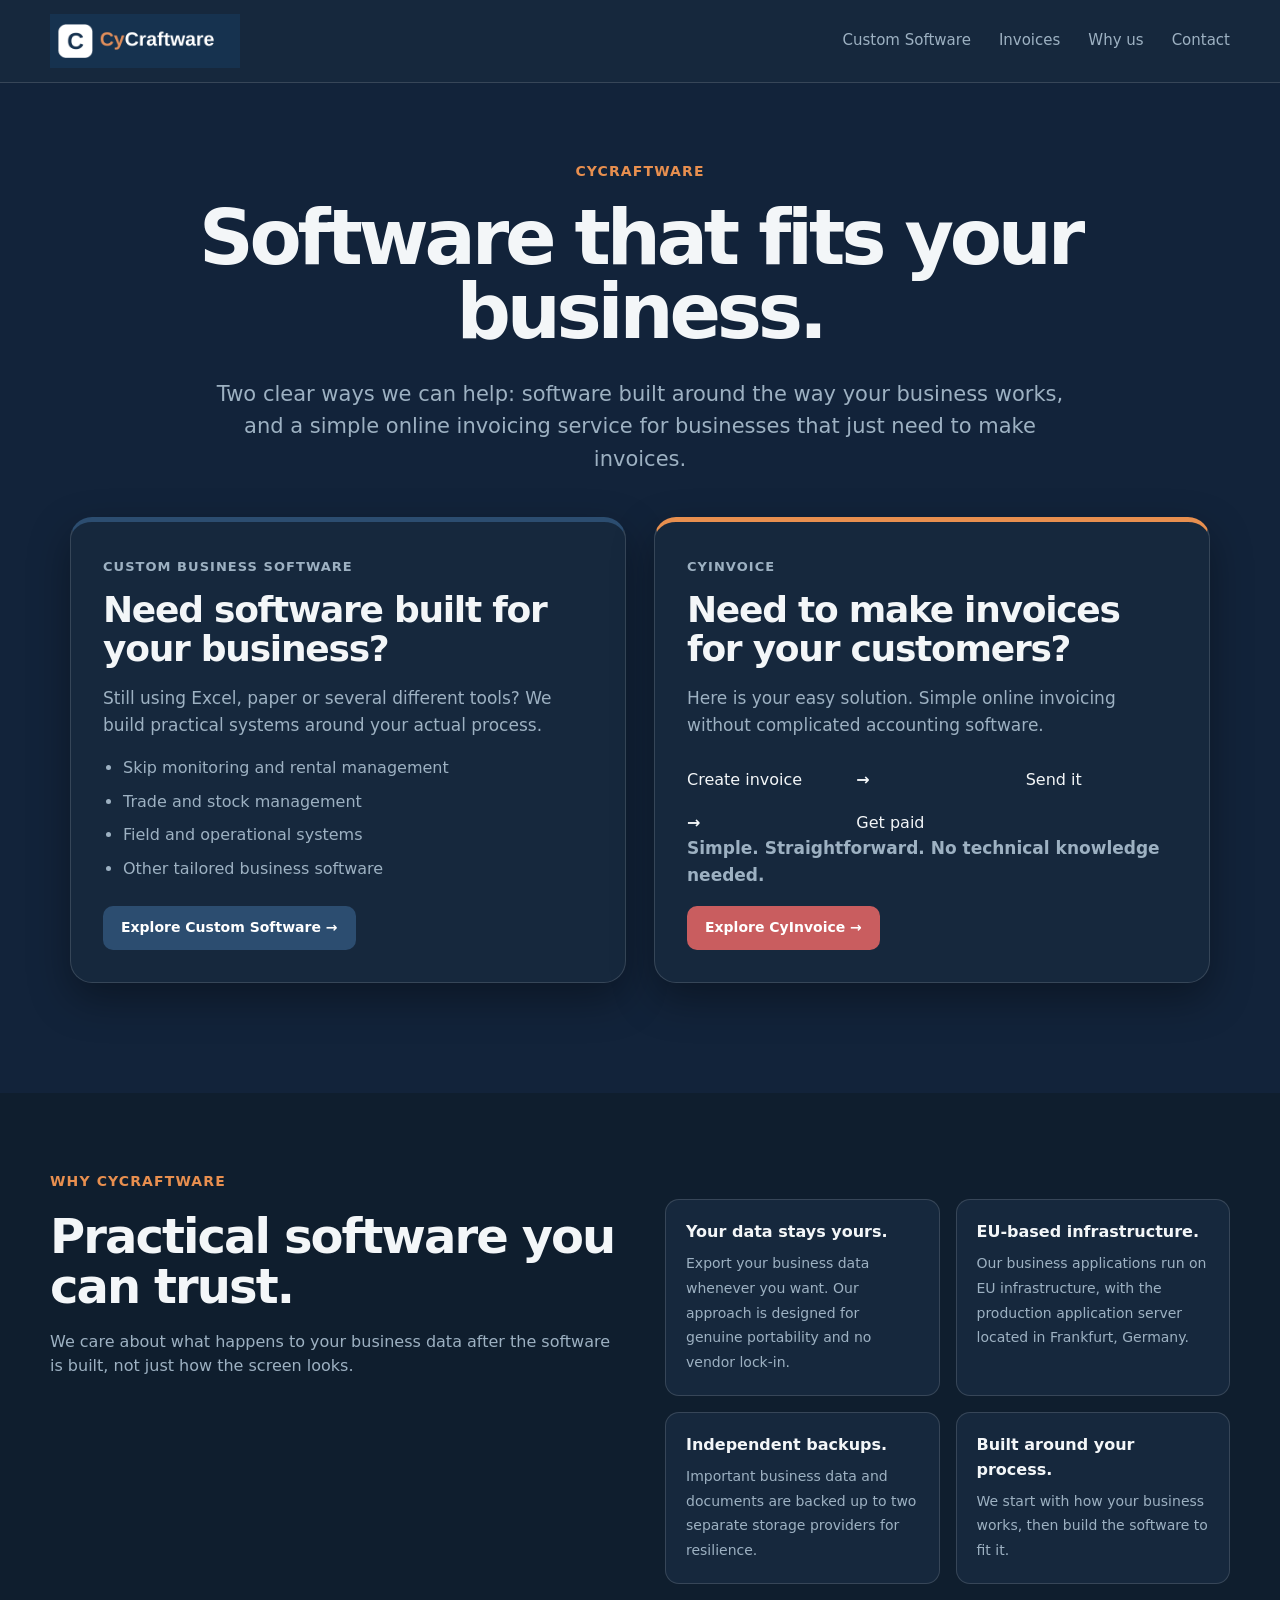
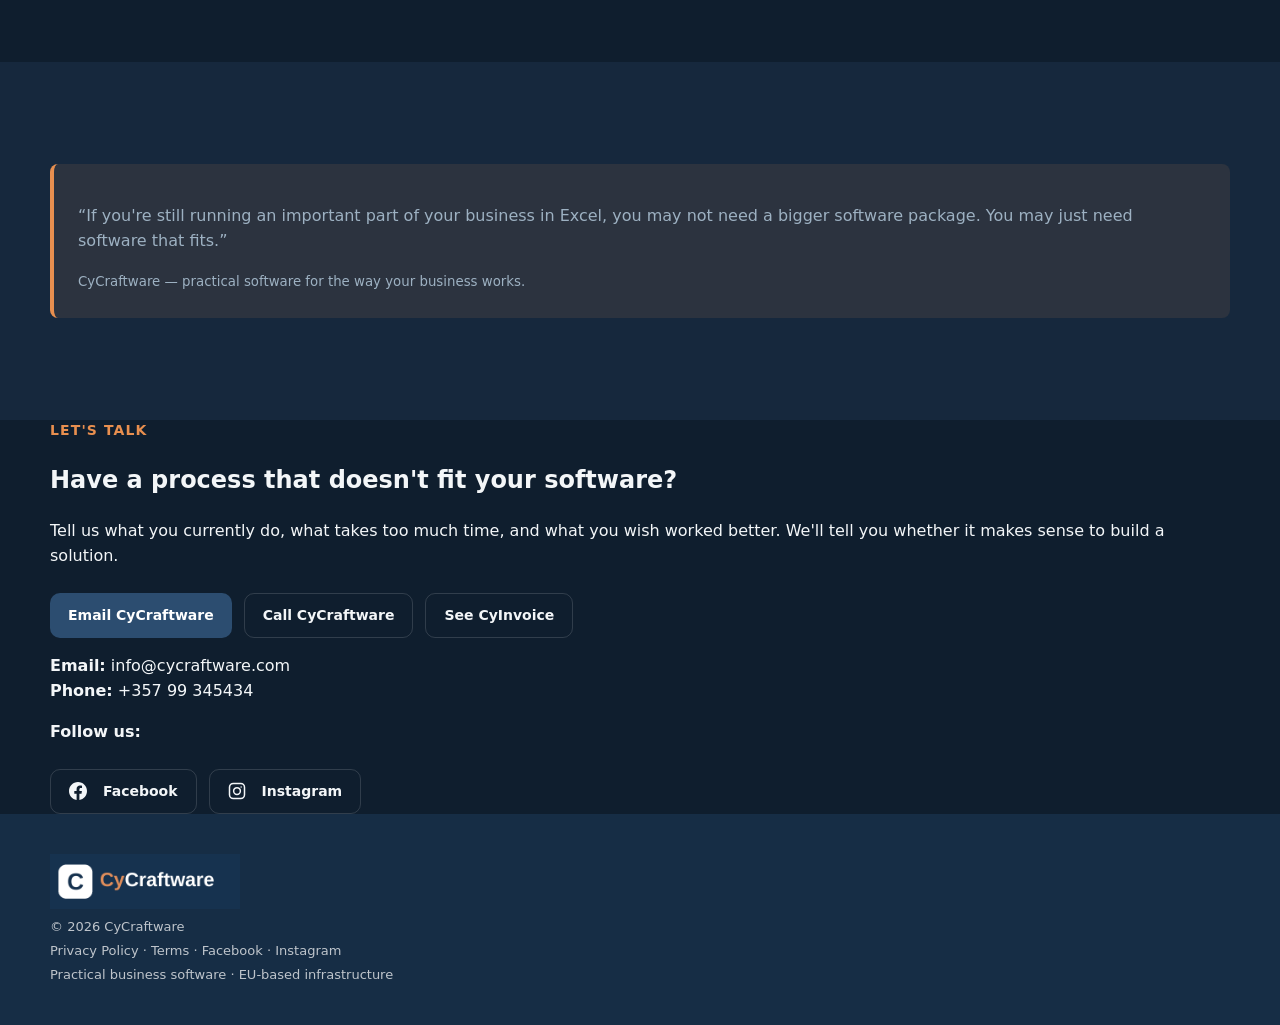
<file: index.html>
<!doctype html>
<html lang="en"><head><meta charset="utf-8"><meta name="viewport" content="width=device-width,initial-scale=1">
<meta name="description" content="CyCraftware — practical software for the way your business works.">
<title>Software that fits your business | CyCraftware</title><link rel="stylesheet" href="styles.css?v=2"></head>
<body>
<header><div class="wrap nav"><a class="brand" href="index.html"><img class="brand-logo" src="cycraftware-logo-transparent.png" alt="CyCraftware"></a>
<nav class="navlinks"><a href="custom-software.html">Custom Software</a><a href="clearinvoice.html">Invoices</a><a href="index.html#why">Why us</a><a href="index.html#contact">Contact</a></nav></div></header>
<main>
<section class="hero"><div class="wrap"><div class="hero-top">
<div class="eyebrow">CyCraftware</div><h1>Software that fits your business.</h1>
<p>Two clear ways we can help: software built around the way your business works, and a simple online invoicing service for businesses that just need to make invoices.</p>
</div>
<div class="choice">
<article class="choice-card custom"><div class="badge">CUSTOM BUSINESS SOFTWARE</div><h2>Need software built for your business?</h2>
<p>Still using Excel, paper or several different tools? We build practical systems around your actual process.</p>
<ul><li>Skip monitoring and rental management</li><li>Trade and stock management</li><li>Field and operational systems</li><li>Other tailored business software</li></ul>
<a class="btn btn-primary" href="custom-software.html">Explore Custom Software →</a></article>
<article class="choice-card invoice"><div class="badge">CYINVOICE</div><h2>Need to make invoices for your customers?</h2>
<p>Here is your easy solution. Simple online invoicing without complicated accounting software.</p>
<div class="flow"><span>Create invoice</span><b>→</b><span>Send it</span><b>→</b><span>Get paid</span></div>
<p><strong>Simple. Straightforward. No technical knowledge needed.</strong></p>
<a class="btn btn-terra" href="clearinvoice.html">Explore CyInvoice →</a></article>
</div></div></section>
<section class="section" id="why"><div class="wrap split"><div><div class="eyebrow">Why CyCraftware</div>
<h2>Practical software you can trust.</h2><p class="lead">We care about what happens to your business data after the software is built, not just how the screen looks.</p></div>
<div class="features">
<div class="feature"><strong>Your data stays yours.</strong><span>Export your business data whenever you want. Our approach is designed for genuine portability and no vendor lock-in.</span></div>
<div class="feature"><strong>EU-based infrastructure.</strong><span>Our business applications run on EU infrastructure, with the production application server located in Frankfurt, Germany.</span></div>
<div class="feature"><strong>Independent backups.</strong><span>Important business data and documents are backed up to two separate storage providers for resilience.</span></div>
<div class="feature"><strong>Built around your process.</strong><span>We start with how your business works, then build the software to fit it.</span></div>
</div></div></section>
<section class="section alt"><div class="wrap"><div class="quote"><p>“If you're still running an important part of your business in Excel, you may not need a bigger software package. You may just need software that fits.”</p><small>CyCraftware — practical software for the way your business works.</small></div></div></section>
<section class="cta" id="contact"><div class="wrap"><div class="eyebrow">Let's talk</div><h2>Have a process that doesn't fit your software?</h2>
<p>Tell us what you currently do, what takes too much time, and what you wish worked better. We'll tell you whether it makes sense to build a solution.</p>
<div class="actions"><a class="btn btn-primary" href="mailto:info@cycraftware.com">Email CyCraftware</a><a class="btn btn-light" href="tel:+35799345434">Call CyCraftware</a><a class="btn btn-light" href="clearinvoice.html">See CyInvoice</a></div>
<p><strong>Email:</strong> <a href="mailto:info@cycraftware.com">info@cycraftware.com</a><br><strong>Phone:</strong> <a href="tel:+35799345434">+357 99 345434</a></p>
<p><strong>Follow us:</strong></p>
<div class="actions"><a class="btn btn-light" href="https://www.facebook.com/share/1QLHC13mrn/" target="_blank" rel="noopener"><svg width="18" height="18" viewBox="0 0 24 24" fill="currentColor" aria-hidden="true" style="vertical-align:-3px;margin-right:8px"><path d="M24 12.07C24 5.41 18.63 0 12 0S0 5.4 0 12.07C0 18.1 4.39 23.1 10.13 24v-8.44H7.08v-3.49h3.04V9.41c0-3.02 1.8-4.7 4.54-4.7 1.31 0 2.68.24 2.68.24v2.97h-1.5c-1.5 0-1.96.93-1.96 1.89v2.26h3.32l-.53 3.5h-2.8V24C19.62 23.1 24 18.1 24 12.07"/></svg>Facebook</a><a class="btn btn-light" href="https://www.instagram.com/cycraftware/" target="_blank" rel="noopener"><svg width="18" height="18" viewBox="0 0 24 24" fill="none" stroke="currentColor" stroke-width="2" aria-hidden="true" style="vertical-align:-3px;margin-right:8px"><rect x="2" y="2" width="20" height="20" rx="5"/><circle cx="12" cy="12" r="4.5"/><circle cx="17.5" cy="6.5" r="1" fill="currentColor" stroke="none"/></svg>Instagram</a></div>
</div></section>
</main>
<footer class="footer"><div class="wrap"><img class="footer-logo" src="cycraftware-logo-reversed.png" alt="CyCraftware"><div class="footerrow"><span>© 2026 CyCraftware</span><span><a href="privacy.html">Privacy Policy</a> · <a href="terms.html">Terms</a> · <a href="https://www.facebook.com/share/1QLHC13mrn/" target="_blank" rel="noopener">Facebook</a> · <a href="https://www.instagram.com/cycraftware/" target="_blank" rel="noopener">Instagram</a></span><span>Practical business software · EU-based infrastructure</span></div></div></footer>
</body></html>
</file>
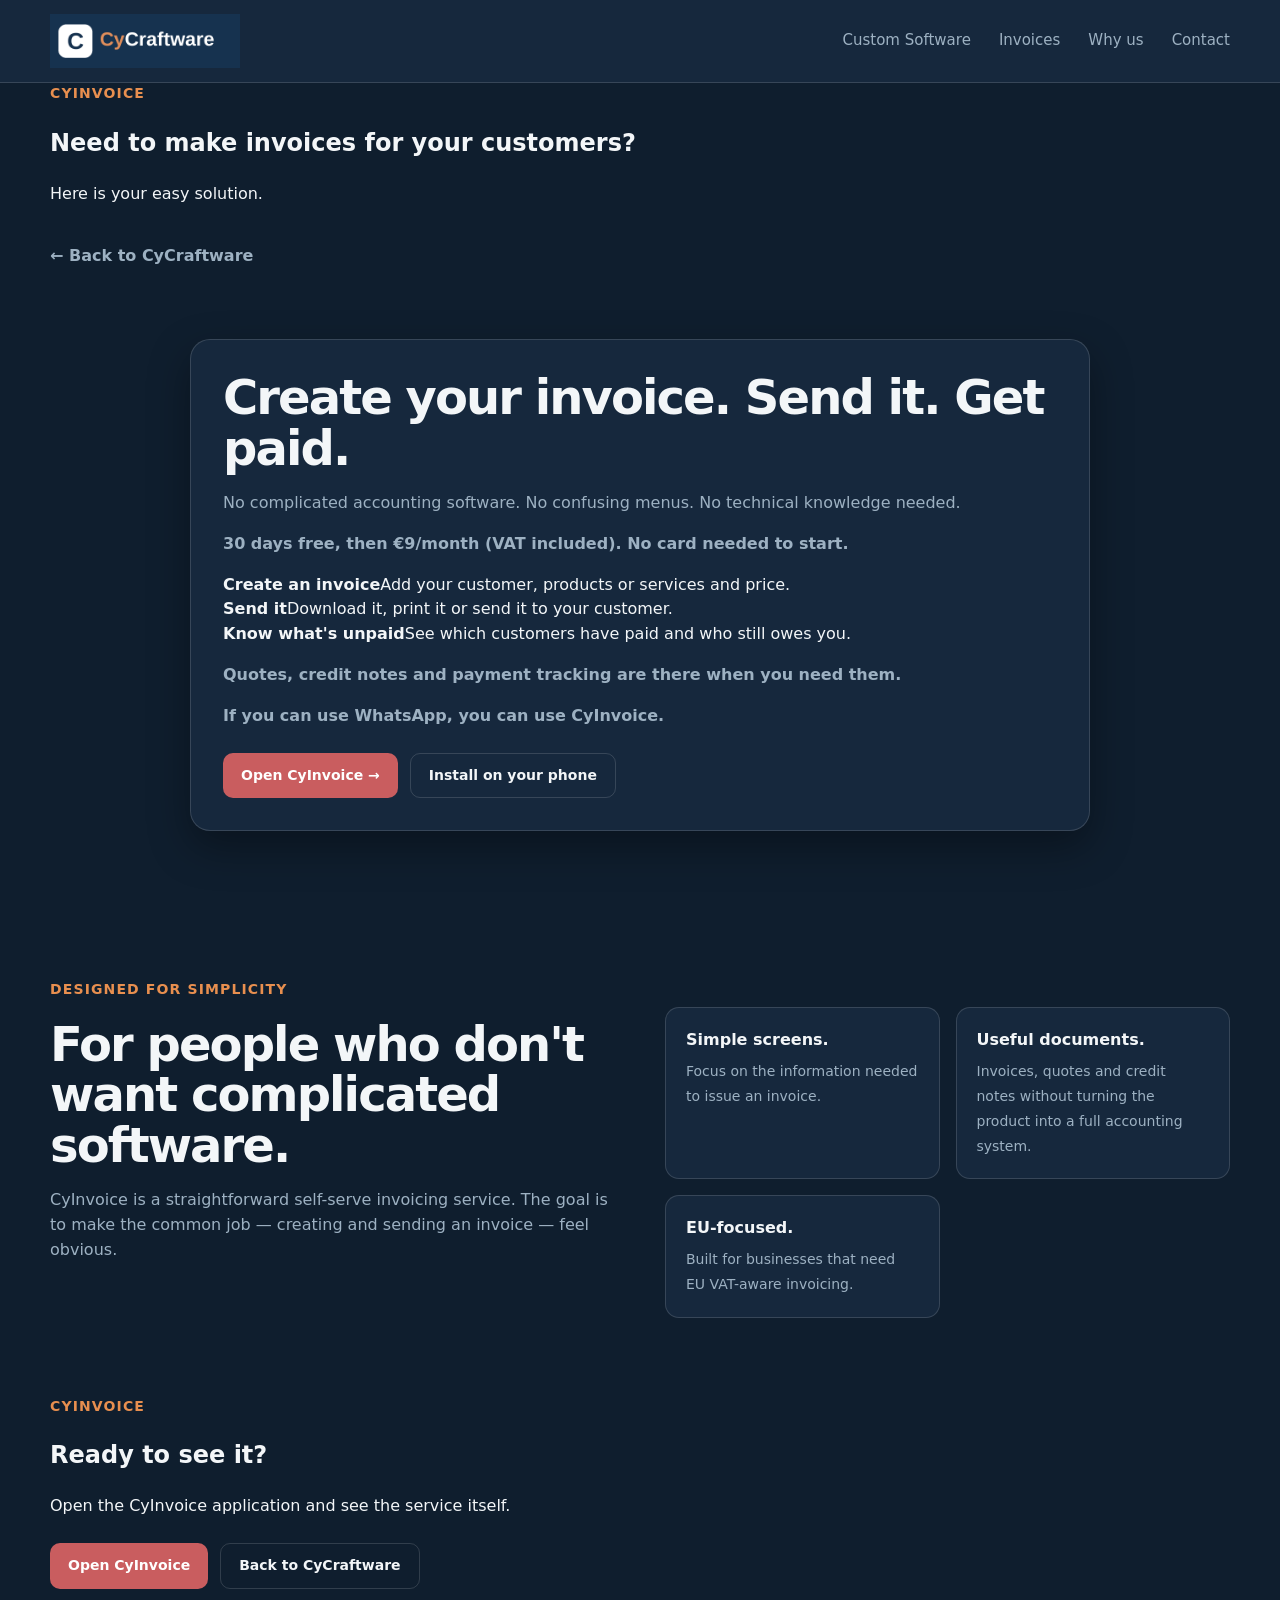
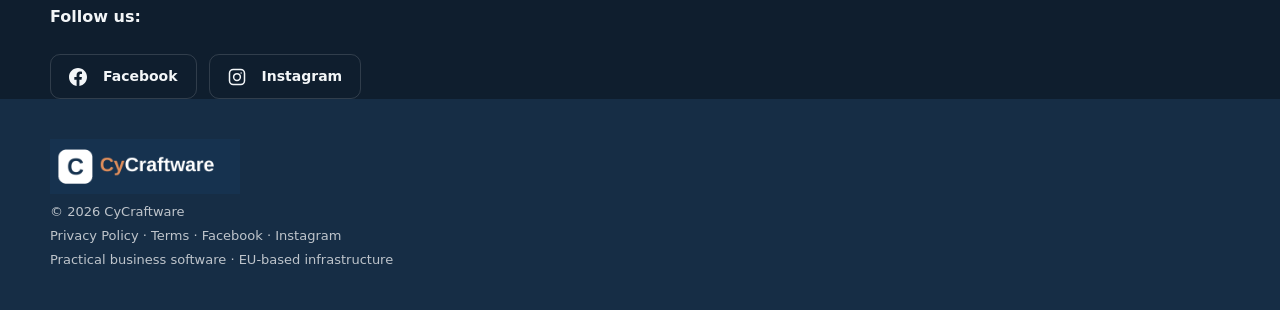
<file: clearinvoice.html>
<!doctype html>
<html lang="en"><head><meta charset="utf-8"><meta name="viewport" content="width=device-width,initial-scale=1">
<meta name="description" content="CyCraftware — practical software for the way your business works.">
<title>CyInvoice | CyCraftware</title><link rel="stylesheet" href="styles.css"></head>
<body>
<header><div class="wrap nav"><a class="brand" href="index.html"><img class="brand-logo" src="cycraftware-logo-transparent.png" alt="CyCraftware"></a>
<nav class="navlinks"><a href="custom-software.html">Custom Software</a><a href="clearinvoice.html">Invoices</a><a href="index.html#why">Why us</a><a href="index.html#contact">Contact</a></nav></div></header>

<main>
<section class="hero-page"><div class="wrap"><div class="eyebrow">CyInvoice</div>
<h1>Need to make invoices for your customers?</h1><p class="lead">Here is your easy solution.</p>
<a class="back" href="index.html">← Back to CyCraftware</a></div></section>
<section class="section invoice-section"><div class="wrap"><div class="invoice-box">
<h2>Create your invoice. Send it. Get paid.</h2><p>No complicated accounting software. No confusing menus. No technical knowledge needed.</p>
<p><strong>30 days free, then €9/month (VAT included). No card needed to start.</strong></p>
<div class="invoice-points"><div class="invoice-point"><strong>Create an invoice</strong><span>Add your customer, products or services and price.</span></div>
<div class="invoice-point"><strong>Send it</strong><span>Download it, print it or send it to your customer.</span></div>
<div class="invoice-point"><strong>Know what's unpaid</strong><span>See which customers have paid and who still owes you.</span></div></div>
<p><strong>Quotes, credit notes and payment tracking are there when you need them.</strong></p>
<p><strong>If you can use WhatsApp, you can use CyInvoice.</strong></p>
<div class="actions" style="justify-content:flex-start"><a class="btn btn-terra" href="https://invoices.cycraftware.com">Open CyInvoice →</a><a class="btn btn-light" href="https://invoices.cycraftware.com/cyinvoice-pwa/install.html">Install on your phone</a></div>
</div></div></section>
<section class="section"><div class="wrap"><div class="split"><div><div class="eyebrow">Designed for simplicity</div><h2>For people who don't want complicated software.</h2><p class="lead">CyInvoice is a straightforward self-serve invoicing service. The goal is to make the common job — creating and sending an invoice — feel obvious.</p></div>
<div class="features"><div class="feature"><strong>Simple screens.</strong><span>Focus on the information needed to issue an invoice.</span></div><div class="feature"><strong>Useful documents.</strong><span>Invoices, quotes and credit notes without turning the product into a full accounting system.</span></div><div class="feature"><strong>EU-focused.</strong><span>Built for businesses that need EU VAT-aware invoicing.</span></div></div></div></div></section>
<section class="cta"><div class="wrap"><div class="eyebrow">CyInvoice</div><h2>Ready to see it?</h2><p>Open the CyInvoice application and see the service itself.</p><div class="actions"><a class="btn btn-terra" href="https://invoices.cycraftware.com">Open CyInvoice</a><a class="btn btn-light" href="index.html">Back to CyCraftware</a></div>
<p><strong>Follow us:</strong></p>
<div class="actions"><a class="btn btn-light" href="https://www.facebook.com/share/1QLHC13mrn/" target="_blank" rel="noopener"><svg width="18" height="18" viewBox="0 0 24 24" fill="currentColor" aria-hidden="true" style="vertical-align:-3px;margin-right:8px"><path d="M24 12.07C24 5.41 18.63 0 12 0S0 5.4 0 12.07C0 18.1 4.39 23.1 10.13 24v-8.44H7.08v-3.49h3.04V9.41c0-3.02 1.8-4.7 4.54-4.7 1.31 0 2.68.24 2.68.24v2.97h-1.5c-1.5 0-1.96.93-1.96 1.89v2.26h3.32l-.53 3.5h-2.8V24C19.62 23.1 24 18.1 24 12.07"/></svg>Facebook</a><a class="btn btn-light" href="https://www.instagram.com/cycraftware/" target="_blank" rel="noopener"><svg width="18" height="18" viewBox="0 0 24 24" fill="none" stroke="currentColor" stroke-width="2" aria-hidden="true" style="vertical-align:-3px;margin-right:8px"><rect x="2" y="2" width="20" height="20" rx="5"/><circle cx="12" cy="12" r="4.5"/><circle cx="17.5" cy="6.5" r="1" fill="currentColor" stroke="none"/></svg>Instagram</a></div>
</div></section>
</main>
<footer class="footer"><div class="wrap"><img class="footer-logo" src="cycraftware-logo-reversed.png" alt="CyCraftware"><div class="footerrow"><span>© 2026 CyCraftware</span><span><a href="privacy.html">Privacy Policy</a> · <a href="terms.html">Terms</a> · <a href="https://www.facebook.com/share/1QLHC13mrn/" target="_blank" rel="noopener">Facebook</a> · <a href="https://www.instagram.com/cycraftware/" target="_blank" rel="noopener">Instagram</a></span><span>Practical business software · EU-based infrastructure</span></div></div></footer>
</body></html>
</file>
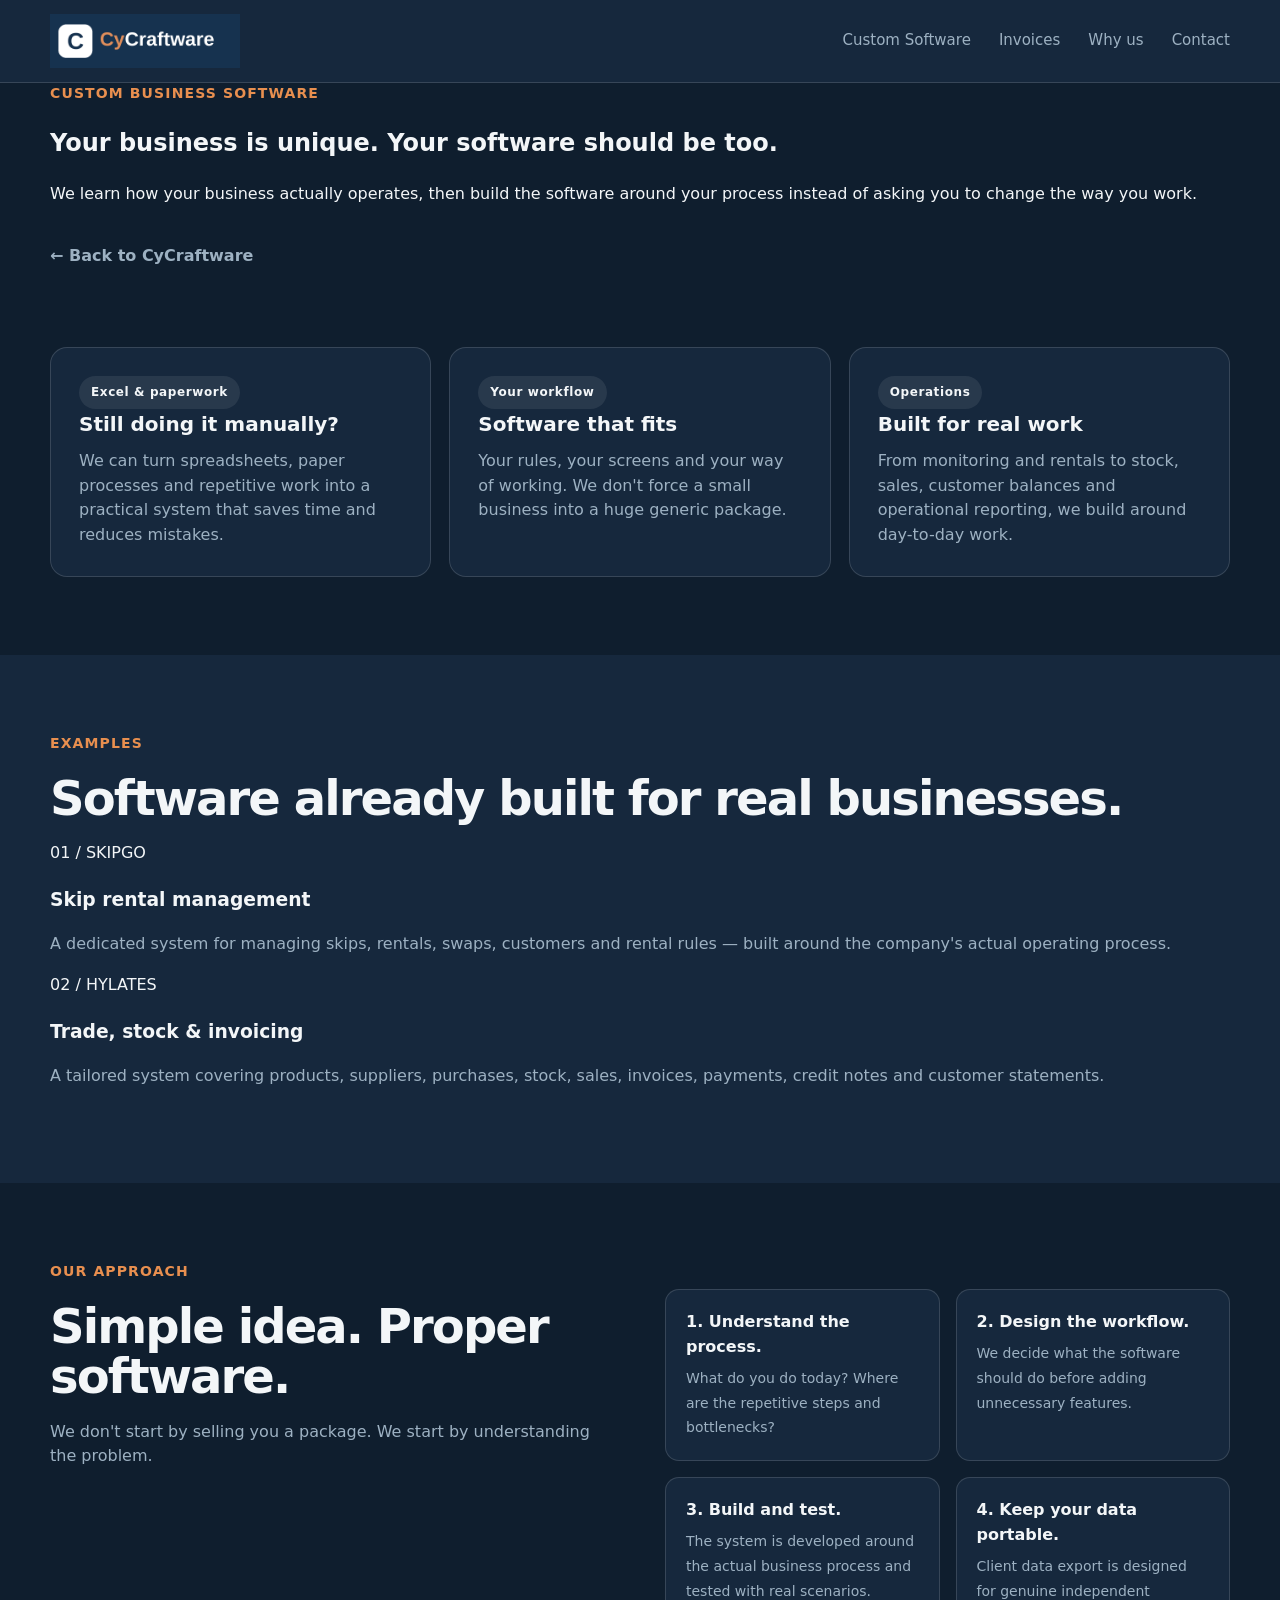
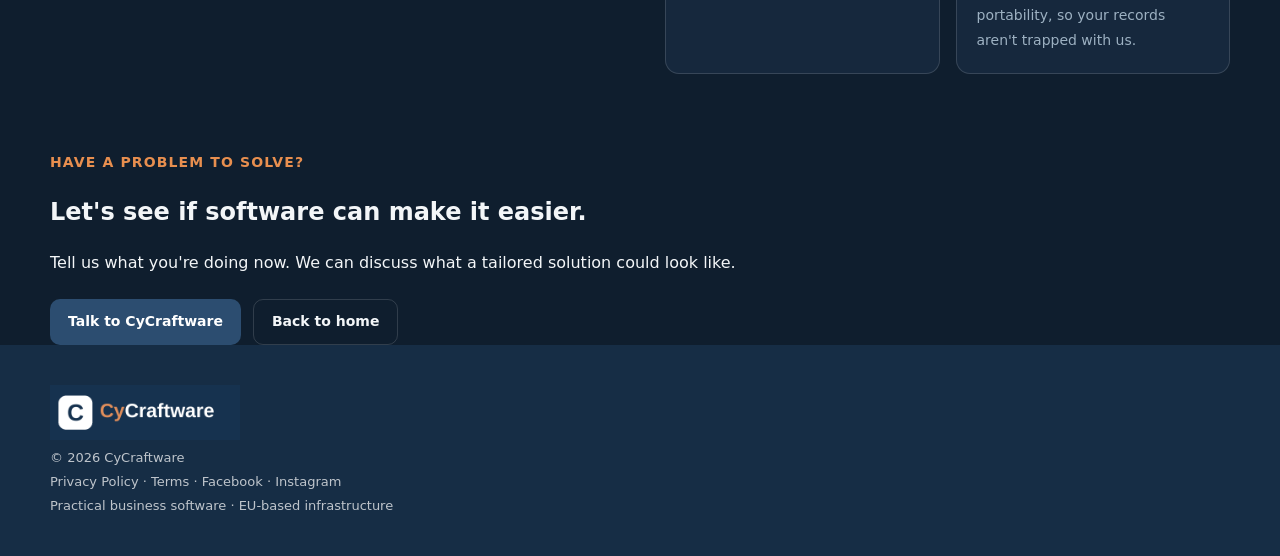
<file: custom-software.html>
<!doctype html>
<html lang="en"><head><meta charset="utf-8"><meta name="viewport" content="width=device-width,initial-scale=1">
<meta name="description" content="CyCraftware — practical software for the way your business works.">
<title>Custom Business Software | CyCraftware</title><link rel="stylesheet" href="styles.css"></head>
<body>
<header><div class="wrap nav"><a class="brand" href="index.html"><img class="brand-logo" src="cycraftware-logo-transparent.png" alt="CyCraftware"></a>
<nav class="navlinks"><a href="custom-software.html">Custom Software</a><a href="clearinvoice.html">Invoices</a><a href="index.html#why">Why us</a><a href="index.html#contact">Contact</a></nav></div></header>

<main>
<section class="hero-page"><div class="wrap"><div class="eyebrow">Custom business software</div>
<h1>Your business is unique. Your software should be too.</h1>
<p class="lead">We learn how your business actually operates, then build the software around your process instead of asking you to change the way you work.</p>
<a class="back" href="index.html">← Back to CyCraftware</a></div></section>
<section class="section"><div class="wrap"><div class="grid3">
<article class="card"><span class="pill">Excel & paperwork</span><h3>Still doing it manually?</h3><p>We can turn spreadsheets, paper processes and repetitive work into a practical system that saves time and reduces mistakes.</p></article>
<article class="card"><span class="pill">Your workflow</span><h3>Software that fits</h3><p>Your rules, your screens and your way of working. We don't force a small business into a huge generic package.</p></article>
<article class="card"><span class="pill">Operations</span><h3>Built for real work</h3><p>From monitoring and rentals to stock, sales, customer balances and operational reporting, we build around day-to-day work.</p></article>
</div></div></section>
<section class="section alt"><div class="wrap"><div class="eyebrow">Examples</div><h2>Software already built for real businesses.</h2>
<div class="cases"><article class="case"><div class="num">01 / SKIPGO</div><h3>Skip rental management</h3><p>A dedicated system for managing skips, rentals, swaps, customers and rental rules — built around the company's actual operating process.</p></article>
<article class="case"><div class="num">02 / HYLATES</div><h3>Trade, stock & invoicing</h3><p>A tailored system covering products, suppliers, purchases, stock, sales, invoices, payments, credit notes and customer statements.</p></article></div></div></section>
<section class="section"><div class="wrap"><div class="split"><div><div class="eyebrow">Our approach</div><h2>Simple idea. Proper software.</h2><p class="lead">We don't start by selling you a package. We start by understanding the problem.</p></div>
<div class="features"><div class="feature"><strong>1. Understand the process.</strong><span>What do you do today? Where are the repetitive steps and bottlenecks?</span></div>
<div class="feature"><strong>2. Design the workflow.</strong><span>We decide what the software should do before adding unnecessary features.</span></div>
<div class="feature"><strong>3. Build and test.</strong><span>The system is developed around the actual business process and tested with real scenarios.</span></div>
<div class="feature"><strong>4. Keep your data portable.</strong><span>Client data export is designed for genuine independent portability, so your records aren't trapped with us.</span></div></div></div></div></section>
<section class="cta"><div class="wrap"><div class="eyebrow">Have a problem to solve?</div><h2>Let's see if software can make it easier.</h2><p>Tell us what you're doing now. We can discuss what a tailored solution could look like.</p><div class="actions"><a class="btn btn-primary" href="mailto:info@cycraftware.com">Talk to CyCraftware</a><a class="btn btn-light" href="index.html">Back to home</a></div></div></section>
</main>
<footer class="footer"><div class="wrap"><img class="footer-logo" src="cycraftware-logo-reversed.png" alt="CyCraftware"><div class="footerrow"><span>© 2026 CyCraftware</span><span><a href="privacy.html">Privacy Policy</a> · <a href="terms.html">Terms</a> · <a href="https://www.facebook.com/share/1QLHC13mrn/" target="_blank" rel="noopener">Facebook</a> · <a href="https://www.instagram.com/cycraftware/" target="_blank" rel="noopener">Instagram</a></span><span>Practical business software · EU-based infrastructure</span></div></div></footer>
</body></html>
</file>
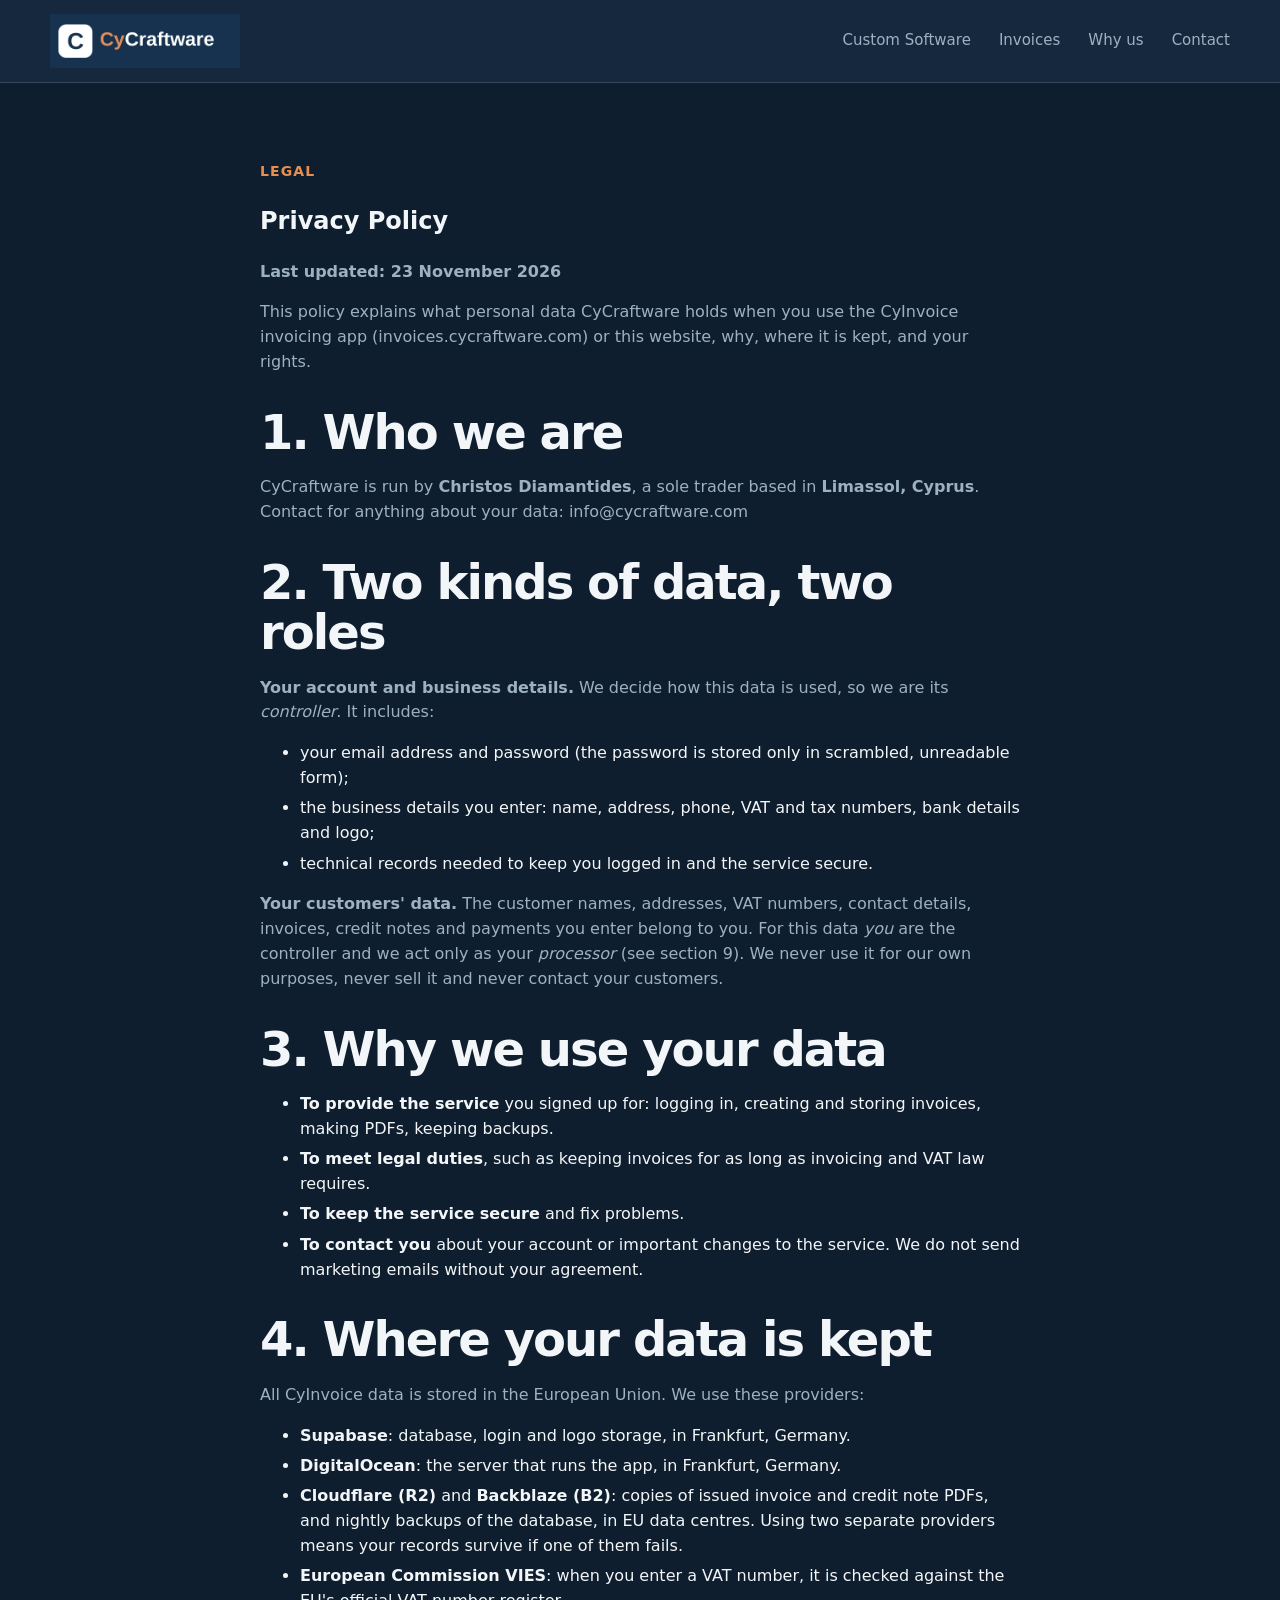
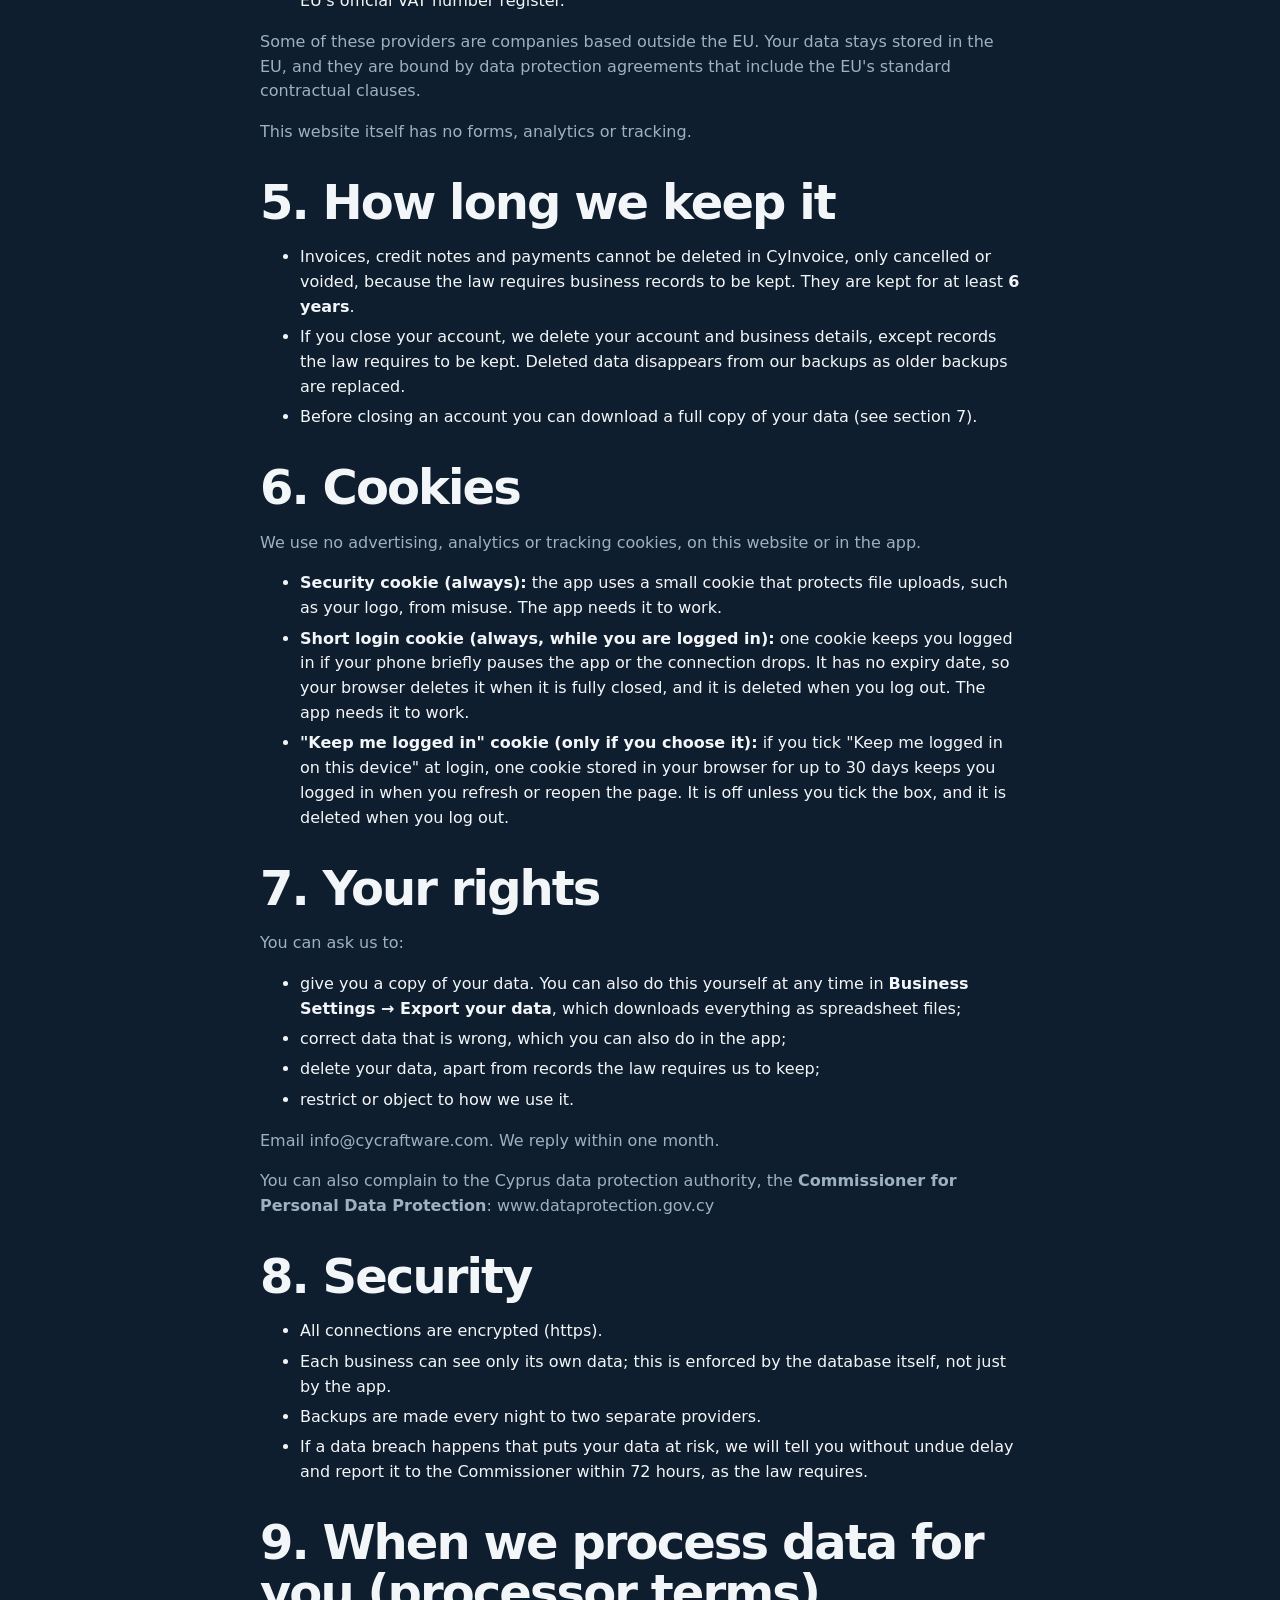
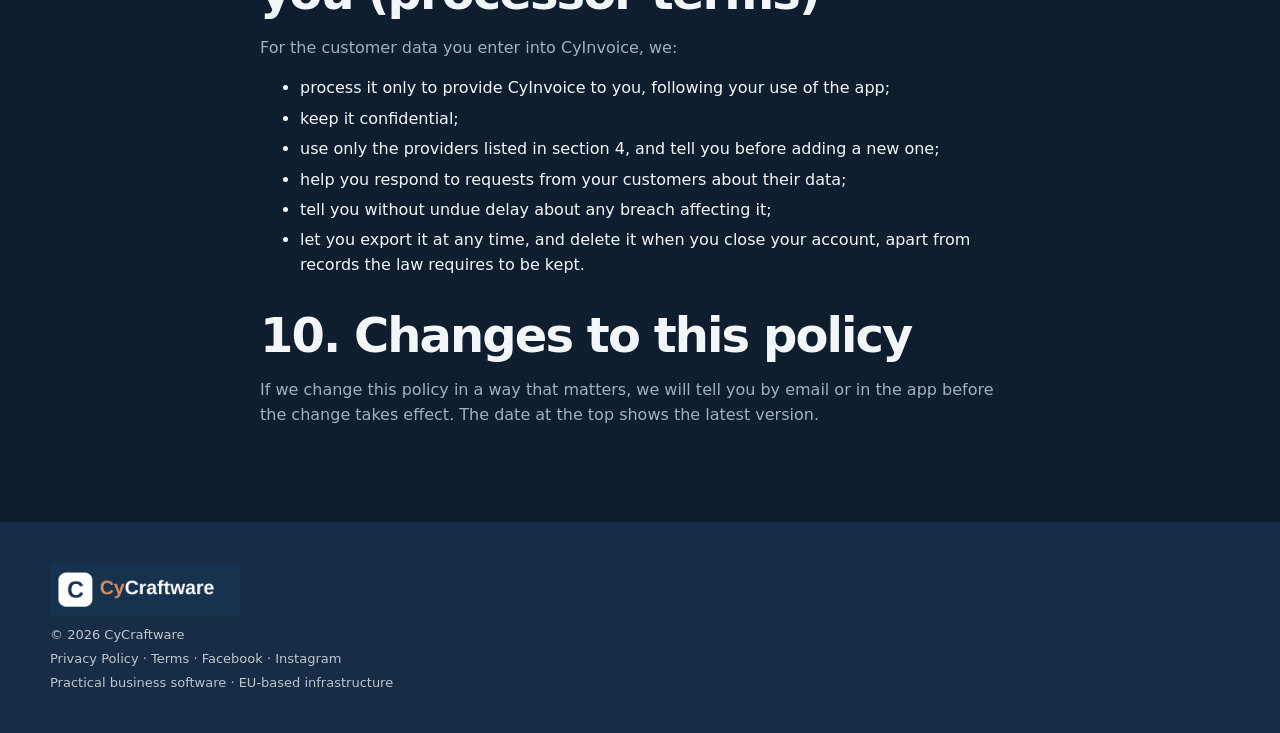
<file: privacy.html>
<!doctype html>
<html lang="en"><head><meta charset="utf-8"><meta name="viewport" content="width=device-width,initial-scale=1">
<meta name="description" content="CyCraftware and CyInvoice Privacy Policy.">
<title>Privacy Policy | CyCraftware</title><link rel="stylesheet" href="styles.css">
<style>.legal{max-width:760px}.legal h2{margin-top:2rem}.legal li{margin:.35rem 0}</style></head>
<body>
<header><div class="wrap nav"><a class="brand" href="index.html"><img class="brand-logo" src="cycraftware-logo-transparent.png" alt="CyCraftware"></a>
<nav class="navlinks"><a href="custom-software.html">Custom Software</a><a href="clearinvoice.html">Invoices</a><a href="index.html#why">Why us</a><a href="index.html#contact">Contact</a></nav></div></header>

<main>
<section class="section"><div class="wrap legal">
<div class="eyebrow">Legal</div>
<h1>Privacy Policy</h1>
<p><strong>Last updated: 23 November 2026</strong></p>
<p>This policy explains what personal data CyCraftware holds when you use the CyInvoice invoicing app (invoices.cycraftware.com) or this website, why, where it is kept, and your rights.</p>

<h2>1. Who we are</h2>
<p>CyCraftware is run by <strong>Christos Diamantides</strong>, a sole trader based in <strong>Limassol, Cyprus</strong>.<br>
Contact for anything about your data: <a href="mailto:info@cycraftware.com">info@cycraftware.com</a></p>

<h2>2. Two kinds of data, two roles</h2>
<p><strong>Your account and business details.</strong> We decide how this data is used, so we are its <em>controller</em>. It includes:</p>
<ul>
<li>your email address and password (the password is stored only in scrambled, unreadable form);</li>
<li>the business details you enter: name, address, phone, VAT and tax numbers, bank details and logo;</li>
<li>technical records needed to keep you logged in and the service secure.</li>
</ul>
<p><strong>Your customers' data.</strong> The customer names, addresses, VAT numbers, contact details, invoices, credit notes and payments you enter belong to you. For this data <em>you</em> are the controller and we act only as your <em>processor</em> (see section 9). We never use it for our own purposes, never sell it and never contact your customers.</p>

<h2>3. Why we use your data</h2>
<ul>
<li><strong>To provide the service</strong> you signed up for: logging in, creating and storing invoices, making PDFs, keeping backups.</li>
<li><strong>To meet legal duties</strong>, such as keeping invoices for as long as invoicing and VAT law requires.</li>
<li><strong>To keep the service secure</strong> and fix problems.</li>
<li><strong>To contact you</strong> about your account or important changes to the service. We do not send marketing emails without your agreement.</li>
</ul>

<h2>4. Where your data is kept</h2>
<p>All CyInvoice data is stored in the European Union. We use these providers:</p>
<ul>
<li><strong>Supabase</strong>: database, login and logo storage, in Frankfurt, Germany.</li>
<li><strong>DigitalOcean</strong>: the server that runs the app, in Frankfurt, Germany.</li>
<li><strong>Cloudflare (R2)</strong> and <strong>Backblaze (B2)</strong>: copies of issued invoice and credit note PDFs, and nightly backups of the database, in EU data centres. Using two separate providers means your records survive if one of them fails.</li>
<li><strong>European Commission VIES</strong>: when you enter a VAT number, it is checked against the EU's official VAT number register.</li>
</ul>
<p>Some of these providers are companies based outside the EU. Your data stays stored in the EU, and they are bound by data protection agreements that include the EU's standard contractual clauses.</p>
<p>This website itself has no forms, analytics or tracking.</p>

<h2>5. How long we keep it</h2>
<ul>
<li>Invoices, credit notes and payments cannot be deleted in CyInvoice, only cancelled or voided, because the law requires business records to be kept. They are kept for at least <strong>6 years</strong>.</li>
<li>If you close your account, we delete your account and business details, except records the law requires to be kept. Deleted data disappears from our backups as older backups are replaced.</li>
<li>Before closing an account you can download a full copy of your data (see section 7).</li>
</ul>

<h2>6. Cookies</h2>
<p>We use no advertising, analytics or tracking cookies, on this website or in the app.</p>
<ul>
<li><strong>Security cookie (always):</strong> the app uses a small cookie that protects file uploads, such as your logo, from misuse. The app needs it to work.</li>
<li><strong>Short login cookie (always, while you are logged in):</strong> one cookie keeps you logged in if your phone briefly pauses the app or the connection drops. It has no expiry date, so your browser deletes it when it is fully closed, and it is deleted when you log out. The app needs it to work.</li>
<li><strong>"Keep me logged in" cookie (only if you choose it):</strong> if you tick "Keep me logged in on this device" at login, one cookie stored in your browser for up to 30 days keeps you logged in when you refresh or reopen the page. It is off unless you tick the box, and it is deleted when you log out.</li>
</ul>

<h2>7. Your rights</h2>
<p>You can ask us to:</p>
<ul>
<li>give you a copy of your data. You can also do this yourself at any time in <strong>Business Settings → Export your data</strong>, which downloads everything as spreadsheet files;</li>
<li>correct data that is wrong, which you can also do in the app;</li>
<li>delete your data, apart from records the law requires us to keep;</li>
<li>restrict or object to how we use it.</li>
</ul>
<p>Email <a href="mailto:info@cycraftware.com">info@cycraftware.com</a>. We reply within one month.</p>
<p>You can also complain to the Cyprus data protection authority, the <strong>Commissioner for Personal Data Protection</strong>: <a href="https://www.dataprotection.gov.cy">www.dataprotection.gov.cy</a></p>

<h2>8. Security</h2>
<ul>
<li>All connections are encrypted (https).</li>
<li>Each business can see only its own data; this is enforced by the database itself, not just by the app.</li>
<li>Backups are made every night to two separate providers.</li>
<li>If a data breach happens that puts your data at risk, we will tell you without undue delay and report it to the Commissioner within 72 hours, as the law requires.</li>
</ul>

<h2>9. When we process data for you (processor terms)</h2>
<p>For the customer data you enter into CyInvoice, we:</p>
<ul>
<li>process it only to provide CyInvoice to you, following your use of the app;</li>
<li>keep it confidential;</li>
<li>use only the providers listed in section 4, and tell you before adding a new one;</li>
<li>help you respond to requests from your customers about their data;</li>
<li>tell you without undue delay about any breach affecting it;</li>
<li>let you export it at any time, and delete it when you close your account, apart from records the law requires to be kept.</li>
</ul>

<h2>10. Changes to this policy</h2>
<p>If we change this policy in a way that matters, we will tell you by email or in the app before the change takes effect. The date at the top shows the latest version.</p>
</div></section>
</main>
<footer class="footer"><div class="wrap"><img class="footer-logo" src="cycraftware-logo-reversed.png" alt="CyCraftware"><div class="footerrow"><span>© 2026 CyCraftware</span><span><a href="privacy.html">Privacy Policy</a> · <a href="terms.html">Terms</a> · <a href="https://www.facebook.com/share/1QLHC13mrn/" target="_blank" rel="noopener">Facebook</a> · <a href="https://www.instagram.com/cycraftware/" target="_blank" rel="noopener">Instagram</a></span><span>Practical business software · EU-based infrastructure</span></div></div></footer>
</body></html>
</file>
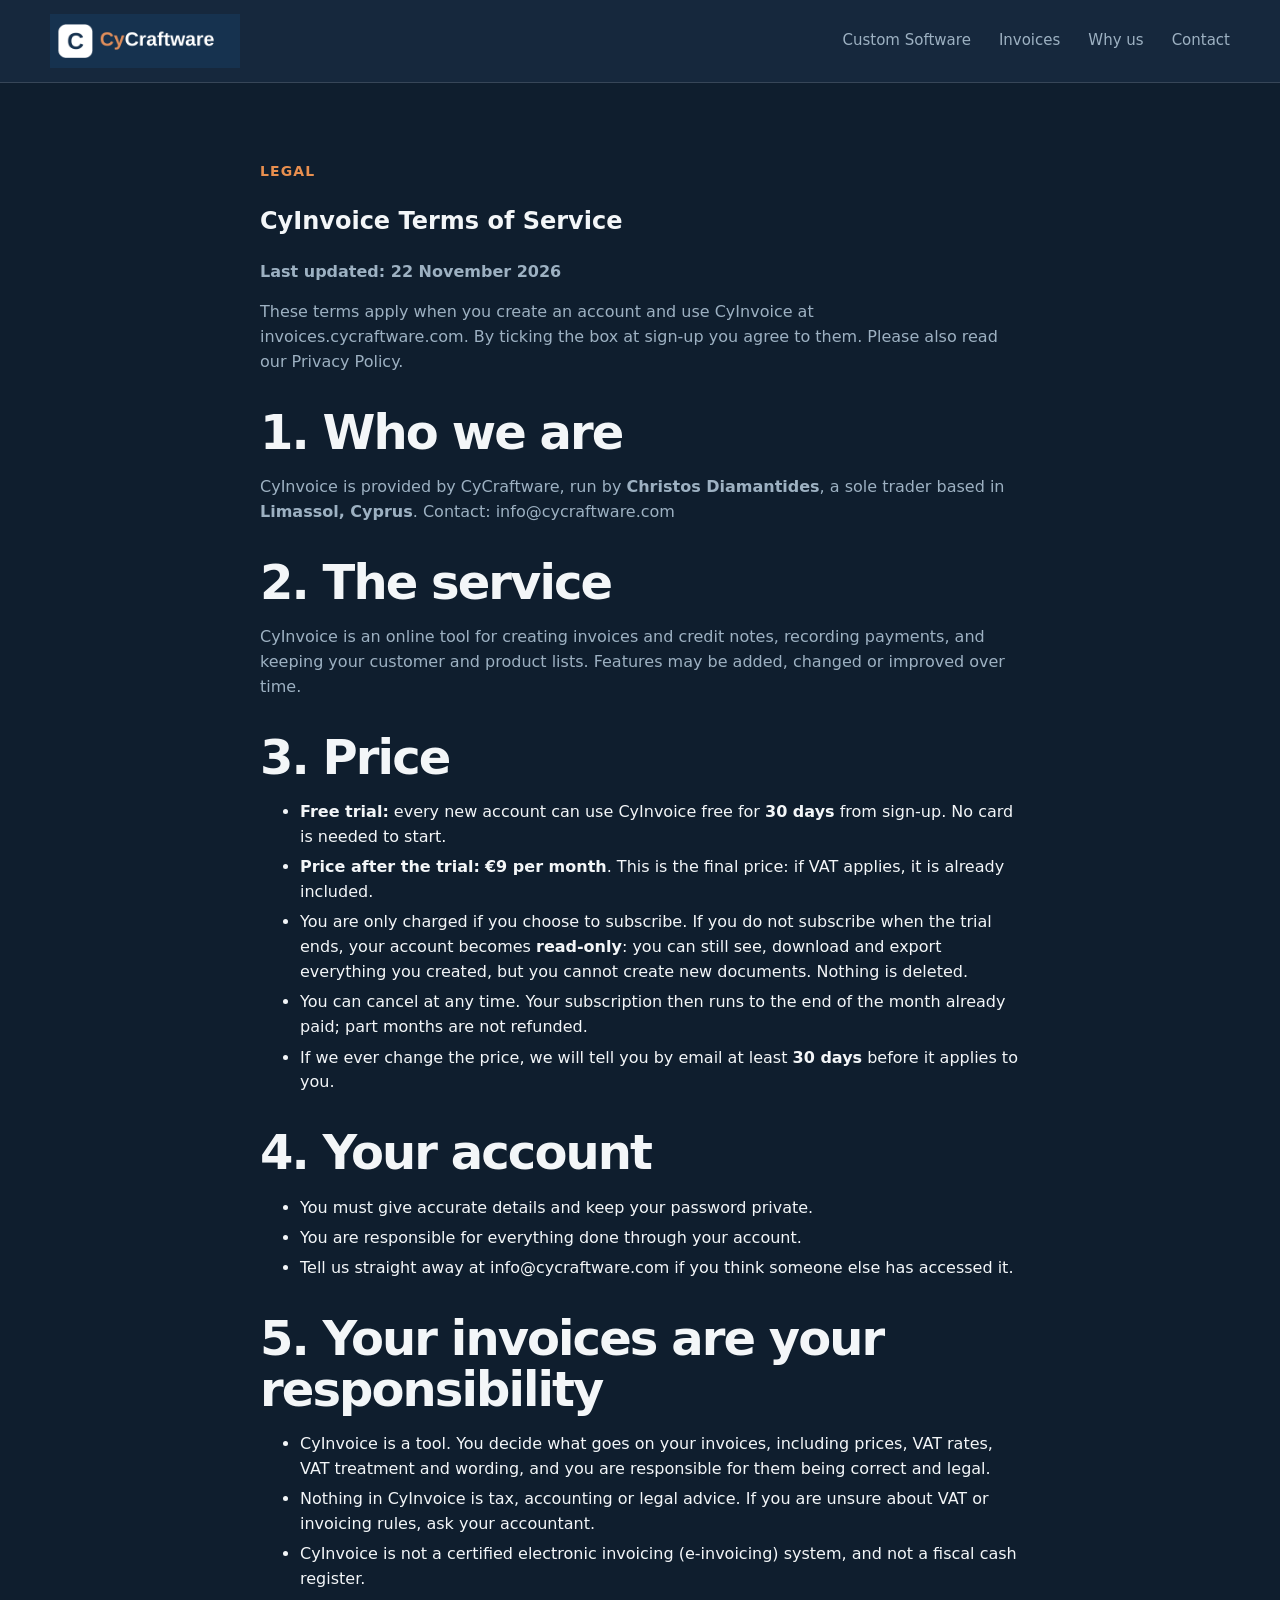
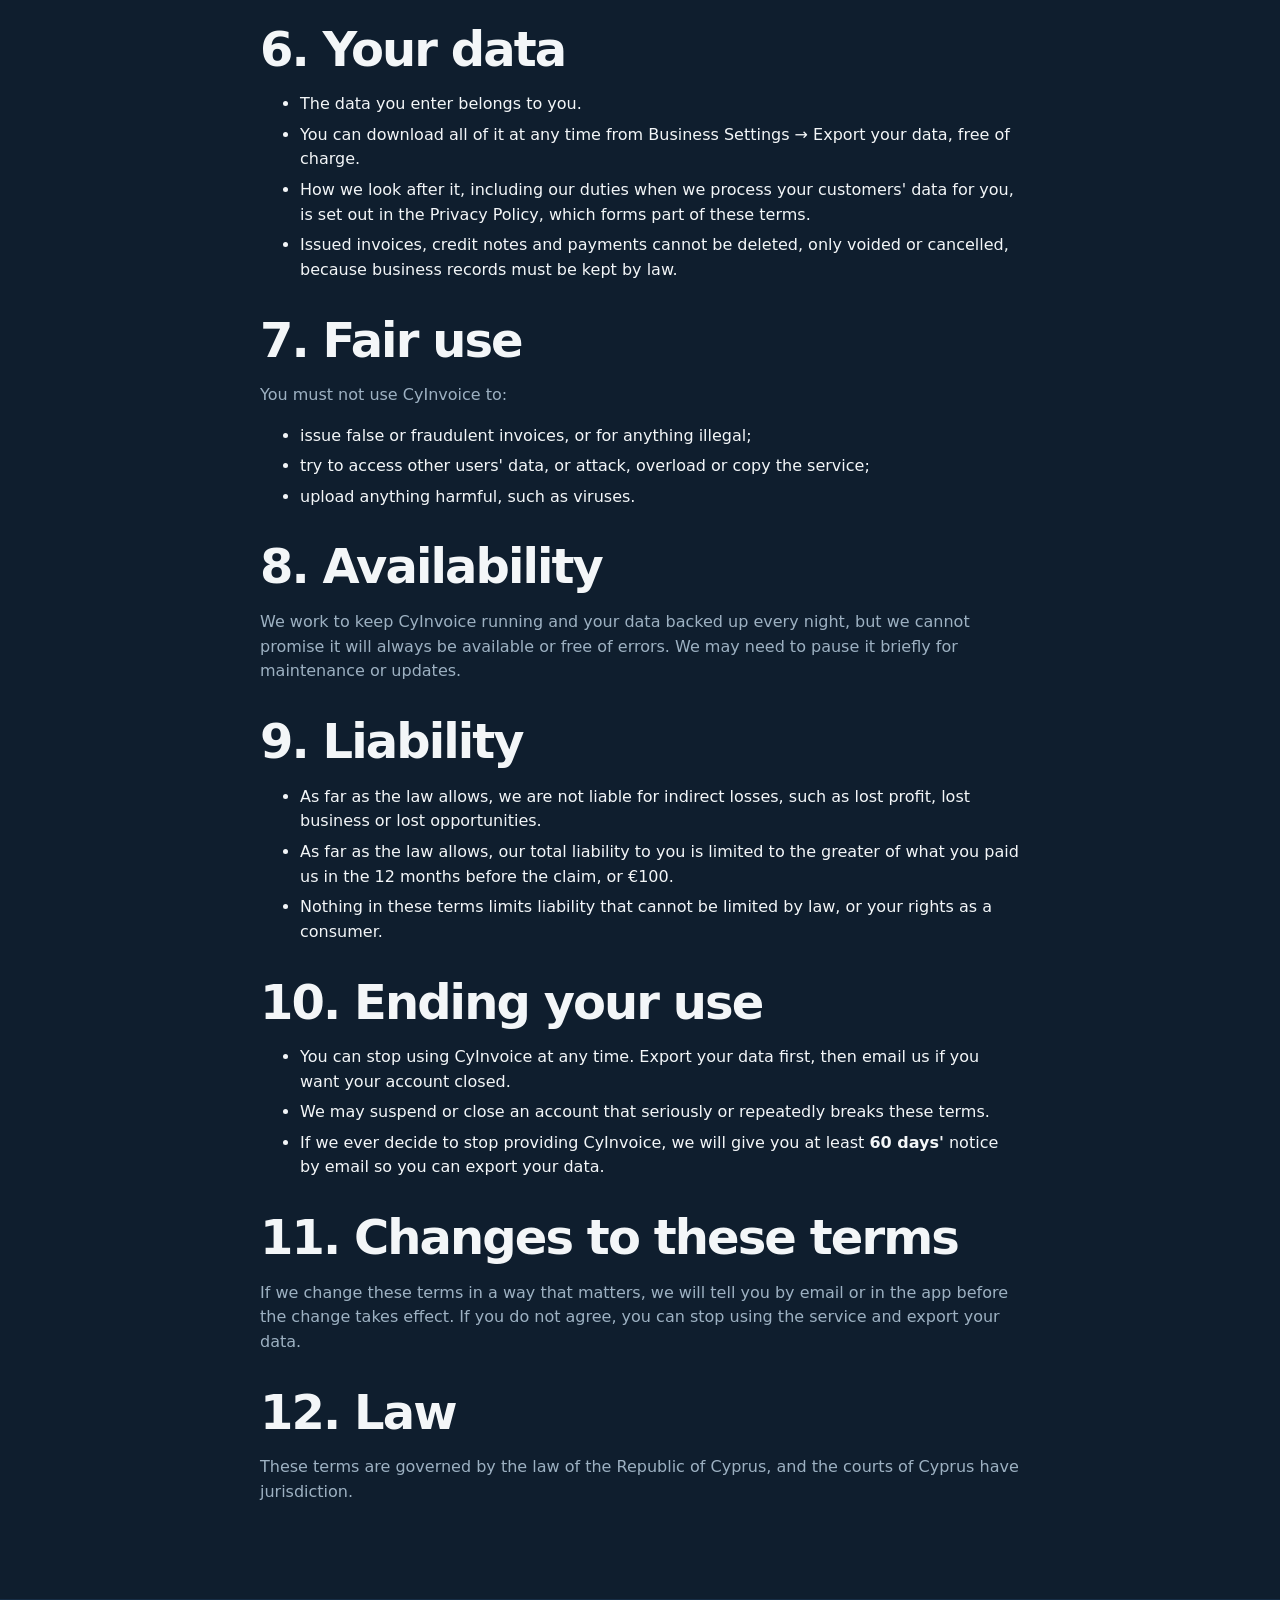
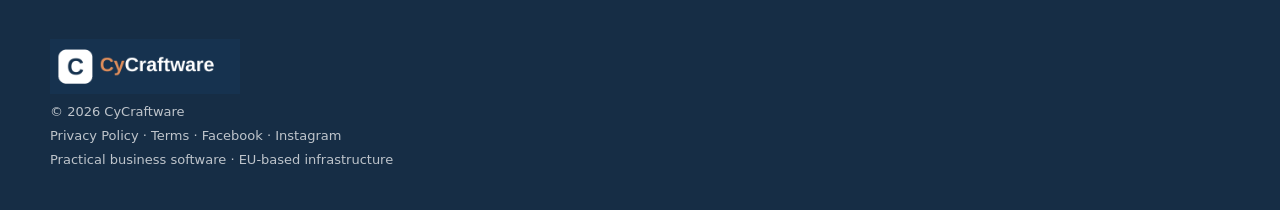
<file: terms.html>
<!doctype html>
<html lang="en"><head><meta charset="utf-8"><meta name="viewport" content="width=device-width,initial-scale=1">
<meta name="description" content="CyInvoice Terms of Service.">
<title>Terms of Service | CyCraftware</title><link rel="stylesheet" href="styles.css">
<style>.legal{max-width:760px}.legal h2{margin-top:2rem}.legal li{margin:.35rem 0}</style></head>
<body>
<header><div class="wrap nav"><a class="brand" href="index.html"><img class="brand-logo" src="cycraftware-logo-transparent.png" alt="CyCraftware"></a>
<nav class="navlinks"><a href="custom-software.html">Custom Software</a><a href="clearinvoice.html">Invoices</a><a href="index.html#why">Why us</a><a href="index.html#contact">Contact</a></nav></div></header>

<main>
<section class="section"><div class="wrap legal">
<div class="eyebrow">Legal</div>
<h1>CyInvoice Terms of Service</h1>
<p><strong>Last updated: 22 November 2026</strong></p>
<p>These terms apply when you create an account and use CyInvoice at invoices.cycraftware.com. By ticking the box at sign-up you agree to them. Please also read our <a href="privacy.html">Privacy Policy</a>.</p>

<h2>1. Who we are</h2>
<p>CyInvoice is provided by CyCraftware, run by <strong>Christos Diamantides</strong>, a sole trader based in <strong>Limassol, Cyprus</strong>. Contact: <a href="mailto:info@cycraftware.com">info@cycraftware.com</a></p>

<h2>2. The service</h2>
<p>CyInvoice is an online tool for creating invoices and credit notes, recording payments, and keeping your customer and product lists. Features may be added, changed or improved over time.</p>

<h2>3. Price</h2>
<ul>
<li><strong>Free trial:</strong> every new account can use CyInvoice free for <strong>30 days</strong> from sign-up. No card is needed to start.</li>
<li><strong>Price after the trial:</strong> <strong>€9 per month</strong>. This is the final price: if VAT applies, it is already included.</li>
<li>You are only charged if you choose to subscribe. If you do not subscribe when the trial ends, your account becomes <strong>read-only</strong>: you can still see, download and export everything you created, but you cannot create new documents. Nothing is deleted.</li>
<li>You can cancel at any time. Your subscription then runs to the end of the month already paid; part months are not refunded.</li>
<li>If we ever change the price, we will tell you by email at least <strong>30 days</strong> before it applies to you.</li>
</ul>

<h2>4. Your account</h2>
<ul>
<li>You must give accurate details and keep your password private.</li>
<li>You are responsible for everything done through your account.</li>
<li>Tell us straight away at <a href="mailto:info@cycraftware.com">info@cycraftware.com</a> if you think someone else has accessed it.</li>
</ul>

<h2>5. Your invoices are your responsibility</h2>
<ul>
<li>CyInvoice is a tool. You decide what goes on your invoices, including prices, VAT rates, VAT treatment and wording, and you are responsible for them being correct and legal.</li>
<li>Nothing in CyInvoice is tax, accounting or legal advice. If you are unsure about VAT or invoicing rules, ask your accountant.</li>
<li>CyInvoice is not a certified electronic invoicing (e-invoicing) system, and not a fiscal cash register.</li>
</ul>

<h2>6. Your data</h2>
<ul>
<li>The data you enter belongs to you.</li>
<li>You can download all of it at any time from Business Settings → Export your data, free of charge.</li>
<li>How we look after it, including our duties when we process your customers' data for you, is set out in the <a href="privacy.html">Privacy Policy</a>, which forms part of these terms.</li>
<li>Issued invoices, credit notes and payments cannot be deleted, only voided or cancelled, because business records must be kept by law.</li>
</ul>

<h2>7. Fair use</h2>
<p>You must not use CyInvoice to:</p>
<ul>
<li>issue false or fraudulent invoices, or for anything illegal;</li>
<li>try to access other users' data, or attack, overload or copy the service;</li>
<li>upload anything harmful, such as viruses.</li>
</ul>

<h2>8. Availability</h2>
<p>We work to keep CyInvoice running and your data backed up every night, but we cannot promise it will always be available or free of errors. We may need to pause it briefly for maintenance or updates.</p>

<h2>9. Liability</h2>
<ul>
<li>As far as the law allows, we are not liable for indirect losses, such as lost profit, lost business or lost opportunities.</li>
<li>As far as the law allows, our total liability to you is limited to the greater of what you paid us in the 12 months before the claim, or €100.</li>
<li>Nothing in these terms limits liability that cannot be limited by law, or your rights as a consumer.</li>
</ul>

<h2>10. Ending your use</h2>
<ul>
<li>You can stop using CyInvoice at any time. Export your data first, then email us if you want your account closed.</li>
<li>We may suspend or close an account that seriously or repeatedly breaks these terms.</li>
<li>If we ever decide to stop providing CyInvoice, we will give you at least <strong>60 days'</strong> notice by email so you can export your data.</li>
</ul>

<h2>11. Changes to these terms</h2>
<p>If we change these terms in a way that matters, we will tell you by email or in the app before the change takes effect. If you do not agree, you can stop using the service and export your data.</p>

<h2>12. Law</h2>
<p>These terms are governed by the law of the Republic of Cyprus, and the courts of Cyprus have jurisdiction.</p>
</div></section>
</main>
<footer class="footer"><div class="wrap"><img class="footer-logo" src="cycraftware-logo-reversed.png" alt="CyCraftware"><div class="footerrow"><span>© 2026 CyCraftware</span><span><a href="privacy.html">Privacy Policy</a> · <a href="terms.html">Terms</a> · <a href="https://www.facebook.com/share/1QLHC13mrn/" target="_blank" rel="noopener">Facebook</a> · <a href="https://www.instagram.com/cycraftware/" target="_blank" rel="noopener">Instagram</a></span><span>Practical business software · EU-based infrastructure</span></div></div></footer>
</body></html>
</file>
<file: styles.css>
:root {
  --navy: #162d45;
  --navy-light: #2c4d70;
  --orange: #e88f4f;
  --muted: #9db1c2;
  --line: rgba(255, 255, 255, 0.14);
  --bg: #0f1e2e;
  --surface: #16283d;
  --hero-bg: #12233a;
  --white: #ffffff;
  --terra: #c95d5f;
  --green: #3f8f78;
  --text: #f3f6f8;
}

* {
  box-sizing: border-box;
}

html {
  scroll-behavior: smooth;
}

body {
  margin: 0;
  font-family: Inter, ui-sans-serif, system-ui, -apple-system,
    BlinkMacSystemFont, "Segoe UI", sans-serif;
  color: var(--text);
  background: var(--bg);
  line-height: 1.55;
  overflow-x: hidden;
}

img {
  max-width: 100%;
  height: auto;
}

a {
  color: inherit;
  text-decoration: none;
}

.wrap {
  width: min(1180px, calc(100% - 40px));
  margin: 0 auto;
}

/* =========================
   HEADER
========================= */
header {
  background: var(--surface);
  border-bottom: 1px solid var(--line);
}

header .wrap {
  min-height: 82px;
  display: flex;
  align-items: center;
  justify-content: space-between;
  gap: 30px;
}

.brand {
  display: flex;
  align-items: center;
  flex-shrink: 0;
}

.brand-logo {
  display: block;
  width: 190px;
  max-width: 100%;
  content: url("cycraftware-logo-reversed.png");
}

.navlinks {
  display: flex;
  align-items: center;
  justify-content: flex-end;
  gap: 28px;
  flex-wrap: wrap;
}

.navlinks a {
  color: var(--muted);
  font-size: 15px;
  white-space: nowrap;
  transition: color 0.18s ease;
}

.navlinks a:hover {
  color: var(--white);
}

/* =========================
   BUTTONS
========================= */
.btn {
  display: inline-flex;
  align-items: center;
  justify-content: center;
  gap: 8px;
  min-height: 44px;
  padding: 11px 18px;
  border-radius: 10px;
  font-weight: 700;
  font-size: 14px;
  transition: transform 0.18s ease, opacity 0.18s ease;
}

.btn:hover {
  transform: translateY(-1px);
}

.btn-primary {
  background: var(--navy-light);
  color: var(--white);
}

.btn-terra {
  background: var(--terra);
  color: var(--white);
}

.btn-light {
  background: transparent;
  color: var(--text);
  border: 1px solid var(--line);
}

/* =========================
   HERO
========================= */
.hero {
  background: var(--hero-bg);
  padding: 78px 0 40px;
}

.hero-top {
  max-width: 900px;
  margin: 0 auto;
  text-align: center;
}

.eyebrow {
  color: var(--orange);
  font-size: 14px;
  font-weight: 800;
  letter-spacing: 0.08em;
  text-transform: uppercase;
  margin-bottom: 18px;
}

.hero h1 {
  margin: 0;
  font-size: clamp(42px, 6vw, 76px);
  line-height: 0.98;
  letter-spacing: -0.055em;
  font-weight: 800;
}

.hero p {
  max-width: 850px;
  margin: 28px auto 0;
  color: var(--muted);
  font-size: clamp(17px, 2vw, 21px);
}

/* =========================
   MAIN SERVICE CHOICES
========================= */
.choice {
  width: min(1180px, calc(100% - 40px));
  margin: 0 auto;
  padding: 42px 0 70px;

  display: grid;
  grid-template-columns: repeat(2, minmax(0, 1fr));
  gap: 28px;
  align-items: stretch;
}

.choice-card {
  min-width: 0;
  background: var(--surface);
  border: 1px solid var(--line);
  border-radius: 22px;
  padding: 32px;
  box-shadow: 0 16px 40px rgba(0, 0, 0, 0.35);
  transition: transform 0.18s ease, box-shadow 0.18s ease;
}

.choice-card:hover {
  transform: translateY(-3px);
  box-shadow: 0 20px 50px rgba(0, 0, 0, 0.45);
}

.choice-card.custom {
  border-top: 5px solid var(--navy-light);
}

.choice-card.invoice {
  border-top: 5px solid var(--orange);
}

.badge {
  display: inline-block;
  margin-bottom: 14px;
  color: var(--muted);
  font-size: 13px;
  font-weight: 800;
  letter-spacing: 0.08em;
}

.choice-card h2 {
  margin: 0 0 16px;
  font-size: clamp(27px, 3vw, 36px);
  line-height: 1.08;
  letter-spacing: -0.035em;
}

.choice-card p {
  margin: 0 0 18px;
  color: var(--muted);
  font-size: 17px;
}

.choice-card ul {
  margin: 0 0 24px;
  padding-left: 20px;
  color: var(--muted);
}

.choice-card li {
  margin-bottom: 9px;
}

/* =========================
   SECTIONS
========================= */
.section {
  padding: 78px 0;
}

.section.alt {
  background: var(--surface);
}

.section .wrap {
  width: min(1180px, calc(100% - 40px));
}

.section h2 {
  margin: 0 0 18px;
  font-size: clamp(32px, 4vw, 48px);
  line-height: 1.05;
  letter-spacing: -0.04em;
}

.section p {
  color: var(--muted);
}

/* =========================
   SPLIT CONTENT
========================= */
.split {
  display: grid;
  grid-template-columns: minmax(0, 1fr) minmax(0, 1fr);
  gap: 50px;
  align-items: start;
}

.split > * {
  min-width: 0;
}

/* =========================
   FEATURE GRID
========================= */
.features {
  display: grid;
  grid-template-columns: repeat(2, minmax(0, 1fr));
  gap: 16px;
  margin-top: 28px;
}

.feature {
  background: var(--surface);
  border: 1px solid var(--line);
  border-radius: 14px;
  padding: 20px;
}

.feature strong {
  display: block;
  margin-bottom: 6px;
}

.feature span {
  color: var(--muted);
  font-size: 14px;
}

/* =========================
   THREE COLUMN GRID
========================= */
.grid3 {
  display: grid;
  grid-template-columns: repeat(3, minmax(0, 1fr));
  gap: 18px;
}

.card {
  min-width: 0;
  background: var(--surface);
  border: 1px solid var(--line);
  border-radius: 17px;
  padding: 28px;
}

.card h3 {
  margin: 0 0 9px;
  font-size: 20px;
}

.card p {
  margin: 0;
  color: var(--muted);
}

/* =========================
   PILLS
========================= */
.pill {
  display: inline-block;
  padding: 7px 12px;
  border-radius: 999px;
  background: rgba(255, 255, 255, 0.08);
  color: var(--text);
  font-size: 12px;
  font-weight: 800;
  letter-spacing: 0.05em;
}

/* =========================
   FLOW
========================= */
.flow {
  display: grid;
  grid-template-columns: repeat(3, minmax(0, 1fr));
  gap: 18px;
  margin-top: 30px;
}

.flow > div {
  min-width: 0;
}

/* =========================
   INVOICE
========================= */
.invoice-section {
  padding: 70px 0;
}

.invoice-box {
  max-width: 900px;
  margin: 0 auto;
  background: var(--surface);
  border: 1px solid var(--line);
  border-radius: 20px;
  padding: 32px;
  box-shadow: 0 16px 40px rgba(0, 0, 0, 0.35);
}

.invoice-box h2 {
  margin-top: 0;
}

.quote {
  margin: 24px 0;
  padding: 24px;
  border-left: 4px solid var(--orange);
  background: rgba(232, 143, 79, 0.1);
  border-radius: 8px;
  color: var(--muted);
}

.actions {
  display: flex;
  flex-wrap: wrap;
  gap: 12px;
  margin-top: 24px;
}

.back {
  display: inline-flex;
  margin-top: 22px;
  color: var(--muted);
  font-weight: 700;
}

/* =========================
   FOOTER
========================= */
footer {
  background: var(--navy);
  color: var(--white);
  padding: 40px 0;
}

.footer-row {
  display: flex;
  align-items: center;
  justify-content: space-between;
  gap: 30px;
}

.footer-logo {
  width: 190px;
  max-width: 100%;
}

.footerrow {
  display: flex;
  flex-direction: column;
  gap: 4px;
}

.footerrow span {
  color: rgba(255, 255, 255, 0.72);
  font-size: 13px;
}

/* =========================
   TABLET
========================= */
@media (max-width: 900px) {
  .wrap,
  .choice,
  .section .wrap {
    width: min(100% - 32px, 760px);
  }

  header .wrap {
    min-height: 72px;
  }

  .brand-logo {
    width: 165px;
  }

  .navlinks {
    gap: 16px;
  }

  .hero {
    padding-top: 60px;
  }

  .choice {
    grid-template-columns: 1fr 1fr;
    gap: 18px;
  }

  .choice-card {
    padding: 26px;
  }

  .split {
    grid-template-columns: 1fr;
    gap: 30px;
  }

  .grid3 {
    grid-template-columns: 1fr 1fr;
  }

  .flow {
    grid-template-columns: 1fr 1fr;
  }
}

/* =========================
   PHONES
========================= */
@media (max-width: 700px) {
  .wrap,
  .choice,
  .section .wrap {
    width: calc(100% - 24px);
  }

  header .wrap {
    min-height: auto;
    padding: 14px 0;
    flex-direction: column;
    gap: 12px;
  }

  .brand-logo {
    width: 215px;
  }

  .navlinks {
    width: 100%;
    justify-content: center;
    gap: 8px 16px;
  }

  .navlinks a {
    font-size: 13px;
  }

  .hero {
    padding: 48px 0 24px;
  }

  .hero-top {
    width: 100%;
  }

  .hero h1 {
    font-size: clamp(40px, 12vw, 58px);
  }

  .hero p {
    font-size: 16px;
    margin-top: 22px;
  }

  .choice {
    grid-template-columns: 1fr;
    gap: 18px;
    padding-top: 24px;
    padding-bottom: 50px;
  }

  .choice-card {
    padding: 22px;
  }

  .choice-card h2 {
    font-size: 29px;
  }

  .choice-card p {
    font-size: 16px;
  }

  .section {
    padding: 55px 0;
  }

  .features {
    grid-template-columns: 1fr;
  }

  .grid3 {
    grid-template-columns: 1fr;
  }

  .flow {
    grid-template-columns: 1fr;
  }

  .invoice-box {
    padding: 22px;
  }

  .footer-row {
    flex-direction: column;
    text-align: center;
  }
}

/* =========================
   SMALL PHONES
========================= */
@media (max-width: 420px) {
  .navlinks {
    gap: 7px 12px;
  }

  .navlinks a {
    font-size: 12px;
  }

  .hero {
    padding-top: 42px;
  }

  .hero h1 {
    font-size: 40px;
  }

  .hero p {
    font-size: 15px;
  }

  .choice {
    width: calc(100% - 20px);
  }

  .choice-card {
    padding: 20px;
    border-radius: 18px;
  }

  .choice-card h2 {
    font-size: 27px;
  }

  .actions {
    flex-direction: column;
  }

  .actions .btn {
    width: 100%;
  }
}
</file>
